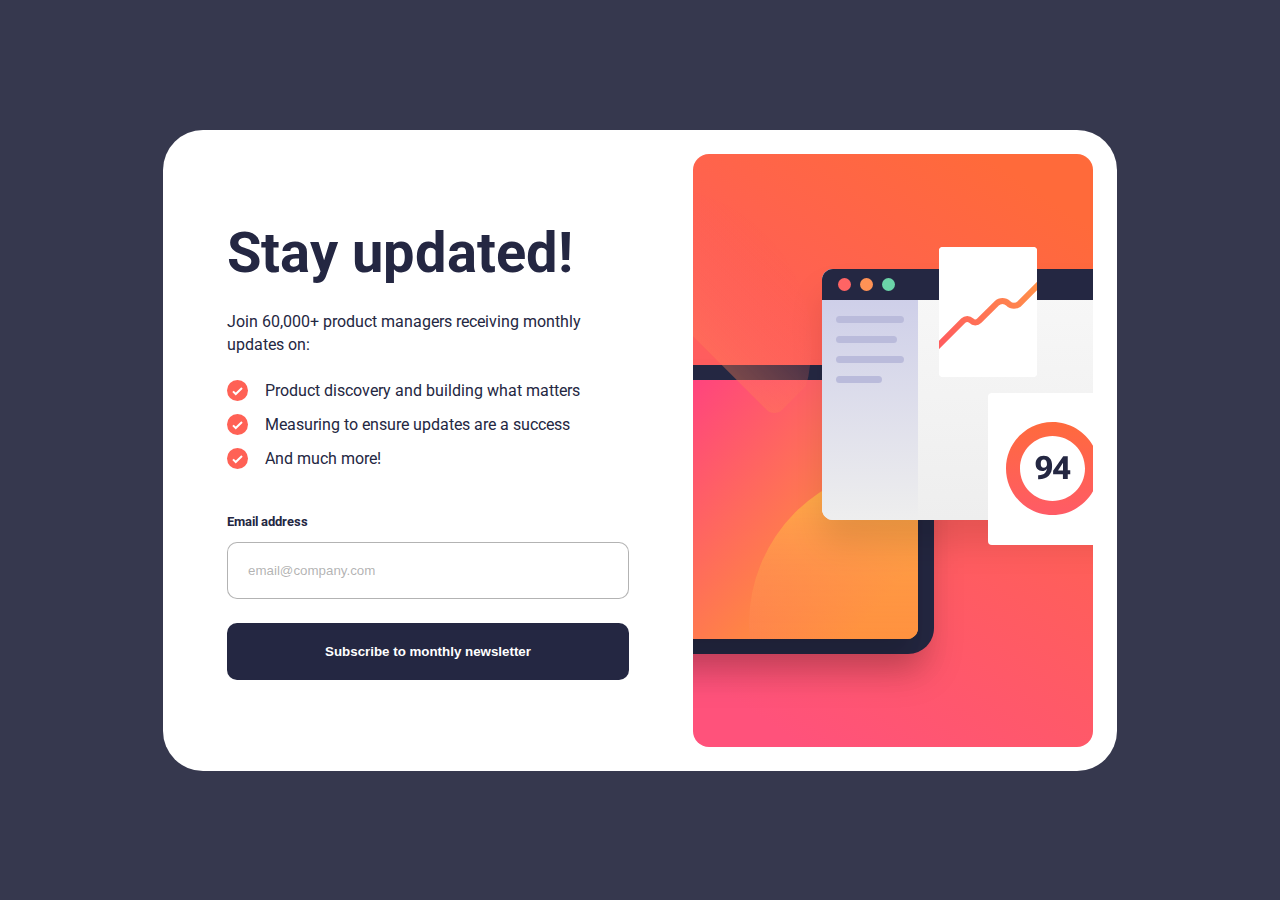
<file: index.html>
<!DOCTYPE html>
<html lang="en">
<head>
  <meta charset="UTF-8">
  <meta name="viewport" content="width=device-width, initial-scale=1.0">

  <link rel="icon" type="image/png" sizes="32x32" href="./assets/images/favicon-32x32.png">
  <link rel="preconnect" href="https://fonts.googleapis.com">
  <link rel="preconnect" href="https://fonts.gstatic.com" crossorigin>
  <link href="https://fonts.googleapis.com/css2?family=Roboto:wght@400;700&display=swap" rel="stylesheet">
  <link rel="stylesheet" href="css/style.css">

  <title>Frontend Mentor | Newsletter sign-up form with success message</title>

</head>
<body>
  <main>
    <form name="newsletter" action="success-message/index.html" method="get" class="mobile-form">
      <div>
        <span>
          <label for="email-mobile">Email address</label>
          <span class="error-message display-none">Valid email required</span>
        </span>
        <input class="email-input" type="text" name="email" id="email-mobile" placeholder="email@company.com" autocomplete="on">
      </div>
      <button type="submit">Subscribe to monthly newsletter</button>
    </form>
    <div>
      <div>
        <h1>Stay updated!</h1>
        <p>Join 60,000+ product managers receiving monthly updates on:</p>
        <ul>
          <li><img src="assets/images/icon-list.svg" alt="list icon"><span>Product discovery and building what matters</span></li>
          <li><img src="assets/images/icon-list.svg" alt="list icon"><span>Measuring to ensure updates are a success</span></li>
          <li><img src="assets/images/icon-list.svg" alt="list icon"><span>And much more!</span></li>
        </ul>
      </div>
      <form name="newsletter" action="success-message/index.html" method="get" class="desktop-form">
        <div>
          <span>
            <label for="email-desktop">Email address</label>
            <span class="error-message display-none">Valid email required</span>
          </span>
          <input class="email-input" type="text" name="email" id="email-desktop" placeholder="email@company.com" autocomplete="on">
        </div>
        <button type="submit">Subscribe to monthly newsletter</button>
      </form>
    </div>
    <figure>
      <img src="assets/images/illustration-sign-up-desktop.svg" alt="illustration sign up">
      <img src="assets/images/illustration-sign-up-mobile.svg" alt="illustration sign up">
    </figure>
  </main>
  <!--<footer class="attribution">
    Challenge by <a href="https://www.frontendmentor.io?ref=challenge" target="_blank">Frontend Mentor</a>. 
    Coded by <a href="https://www.frontendmentor.io/profile/ckOa97" target="_blank>Aleksandar Stankovic</a>.
  </footer>-->
  <script src="js/validation.js"></script>
</body>
</html>
</file>
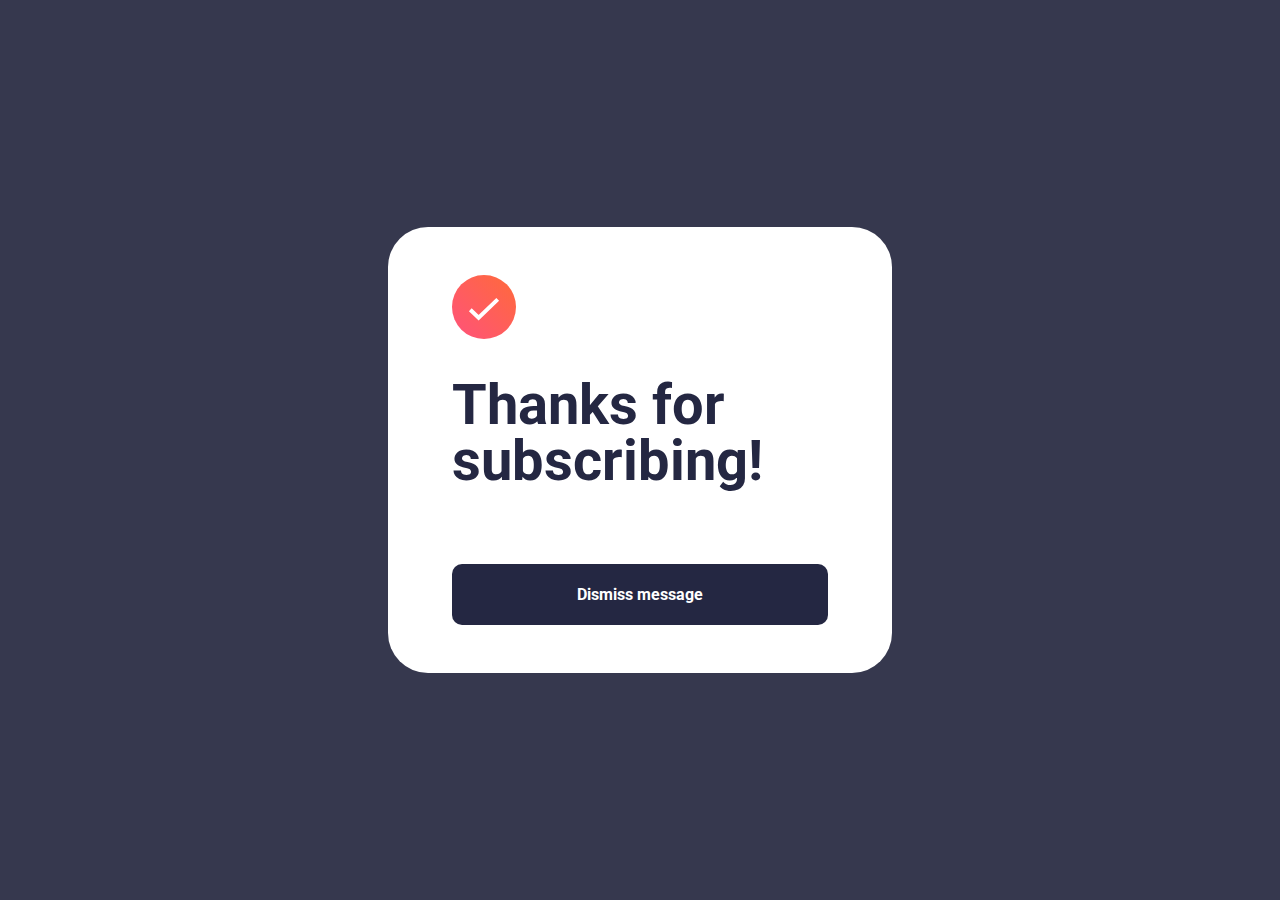
<file: success-message/index.html>
<!DOCTYPE html>
<html lang="en">
<head>
    <meta charset="UTF-8">
    <meta name="viewport" content="width=device-width, initial-scale=1.0">

    <base href="..">
    <link rel="icon" type="image/png" sizes="32x32" href="./assets/images/favicon-32x32.png">
    <link rel="preconnect" href="https://fonts.googleapis.com">
    <link rel="preconnect" href="https://fonts.gstatic.com" crossorigin>
    <link href="https://fonts.googleapis.com/css2?family=Roboto:wght@400;700&display=swap" rel="stylesheet">
    <link rel="stylesheet" href="css/thanks-for-subscribing.css">

    <title>Frontend Mentor | Newsletter sign-up form with success message</title>

</head>
<body>

    <main>
        <img src="assets/images/icon-success.svg" alt="success">
        <h1>Thanks for subscribing!</h1>
        <p></p>
        <a href="index.html">Dismiss message</a>
    </main>

  <script src="js/thanks-for-subscribing.js"></script>

</body>
</html>
</file>
<file: css/style.css>
* {

    margin: 0;
    padding: 0;
    box-sizing: border-box;

}

body {

    min-height: 100vh;
    background-color: hsl(235, 18%, 26%);
    display: flex;
    justify-content: center;
    align-items: center;
    font-family: 'Roboto', sans-serif;

}

main {

    display: flex;
    gap: 1.5rem;
    padding: 1.5rem;
    background-color: hsl(0, 0%, 100%);
    border-radius: 40px;
    overflow: hidden;

}

main > div {

    /*flex-basis: 482px;*/
    max-width: 482px;
    padding: 2.5rem;
    color: hsl(234, 29%, 20%);
    display: flex;
    flex-direction: column;
    justify-content: center;
    gap: 2.8125rem;

}

main > div > div {

    display: flex;
    flex-direction: column;
    gap: 1.5rem;

}

main  p {

    line-height: 1.45rem;

}

main  h1 {

    color: hsl(234, 29%, 20%);
    font-size: 3.5rem;

}

main ul {

    list-style: none;
    display: flex;
    flex-direction: column;
    gap: 0.8rem;

}

main li {

    display: flex;
    align-items: center;
    gap: 1.0625rem;
    

}

main figure {

    max-width: 476px;
    min-width: 330px;
    display: flex;
    align-items: center;

}

main figure img:first-of-type {

    display: block;
    max-width: 100%;

}

main figure img:last-of-type {

    display: none;
    max-width: 100%;

}

main form {

    display: flex;
    flex-direction: column;
    gap: 1.5rem;

}

.mobile-form {

    display: none;
    width: 100%;
    align-self: center;
    padding: 2rem;
    max-width: 411px;

}

main form div {

    display: flex;
    flex-direction: column;
    gap: .8125rem;

}

main form div > span {

    font-size: .8rem;
    font-weight: bold;
    display: flex;
    justify-content: space-between;

}

.error-message {

    color: hsl(4, 100%, 67%);

}

.display-none {
    display: none;
}

main form div label {

    color: hsl(234, 29%, 20%);

}

main form div input {

    padding: 1.25rem;
    border-radius: 10px;
    outline: none;

}

.email-input {

    border: 1px solid rgba(128, 128, 128, 0.6);
    color: rgba(128, 128, 128, 0.6);

}

.email-input:focus {

    border: 1px solid hsl(234, 29%, 20%);
    color: hsl(234, 29%, 20%);

}

.email-input:hover {

    border: 1px solid hsl(234, 29%, 20%);

}

.email-input::placeholder {

    color: rgba(128, 128, 128, 0.6);

}

.email-input:-webkit-autofill {
    box-shadow:0 0 0 50px hsl(0, 0%, 100%) inset; /* Change the color to your own background color */
    -webkit-text-fill-color: rgba(128, 128, 128, 0.6);
}

.email-input:-webkit-autofill:focus {
    box-shadow: /*your box-shadow*/0 0 0 50px hsl(0, 0%, 100%) inset;
    -webkit-text-fill-color: hsl(234, 29%, 20%);

}

.email-input-error {

    background-color: #ffe8e4;
    border: 1px solid hsl(4, 100%, 67%);
    color: hsla(4, 100%, 67%, 0.61);

}

.email-input-error:focus {

    outline: 1px solid hsl(4, 100%, 67%);
    outline-offset: -2px;
    color: hsl(4, 100%, 67%);

}

.email-input-error:hover {

    outline: 1px solid hsl(4, 100%, 67%);
    outline-offset: -2px;

}

.email-input-error::placeholder {

    color: hsla(4, 100%, 67%, 0.61);

}

.email-input-error:-webkit-autofill {
    box-shadow:0 0 0 50px #ffe8e4 inset; /* Change the color to your own background color */
    -webkit-text-fill-color: hsla(4, 100%, 67%, 0.61);
}

.email-input-error:-webkit-autofill:focus {
    box-shadow: 0 0 0 50px #ffe8e4 inset;
    -webkit-text-fill-color: hsl(4, 100%, 67%);

}

main form button {

    padding: 1.3125rem;
    border-radius: 10px;
    color: white;
    font-weight: bold;
    border-style: none;
    background-color: hsl(234, 29%, 20%);
    cursor: pointer;


}

main form button:focus {

    outline: 3px solid hsl(4, 100%, 67%);
    outline-offset: -3px;

}

main form button:hover {
    
    background-image: linear-gradient(90deg, rgba(255,83,123,1) 0%, rgba(252,106,65,1) 85%);
    box-shadow: 0 6px 20px hsla(4, 100%, 67%, 0.705);
    
}

@media screen and (max-width: 950px) {
    
    :root {
        font-size: 15px;
    }

    main  h1 {
        font-size: 2.8rem;
    }

}

@media screen and (max-width: 759px) {
    
    :root {
        font-size: 14px;
    }

    main figure {
        min-width: 250px;
    }

    main  h1 {
        font-size: 2.6rem;
    }

    main {
        gap: 1.5rem;
        padding: 1rem;
        border-radius: 20px;
    }    

    main > div {
        padding: 1rem;
        gap: 2rem;
    }

    main > div > div {
        gap: 1rem;
    }

    main  p {
        line-height: 1.35rem;
    }

    main ul {
        gap: 0.7rem;
    }

    main form {
        gap: 1rem;
    }

    main form div {
        gap: .6125rem;
    }

    main form div input {
        padding: 1rem;
    }

    main form button {
        padding: 1rem;
    }
}

@media screen and (max-width: 610px) {
    
    main h1 {
        font-size: 2.2rem;
    }
}

@media screen and (max-width: 555px) {

    :root {
        font-size: 13px;
    }

    main {
        gap: 0rem;
    }

    main figure {
        min-width: 150px;
    }
}

@media screen and (max-width: 497px) {
    
    body {
        background-color: hsl(0, 0%, 100%);
        justify-content: center;
        align-items: stretch;
    }

    main {
        padding: 0;
        flex-direction: column-reverse;
        justify-content: space-between;
        align-items: center;
        border-radius: 0;
        min-height: 100vh;
    }

    main h1 {
        font-size: 2.7rem;
    }

    main > div {
        padding: 2rem;
        max-width: 411px;
    }

    main figure img:first-of-type {
        display: none;
    }

    main figure img:last-of-type {
        display: block;
    }

    .mobile-form {
        display: flex;
    }

    .desktop-form {
        display: none;
    }

}

@media screen and (max-width: 296px) {

    :root {
        font-size: 12px;
    }

    main > div {
        padding: 1rem;
    }

    main h1 {
        font-size: 2.2rem;
    }

    .mobile-form {
        padding: 1rem;
    }
}
</file>
